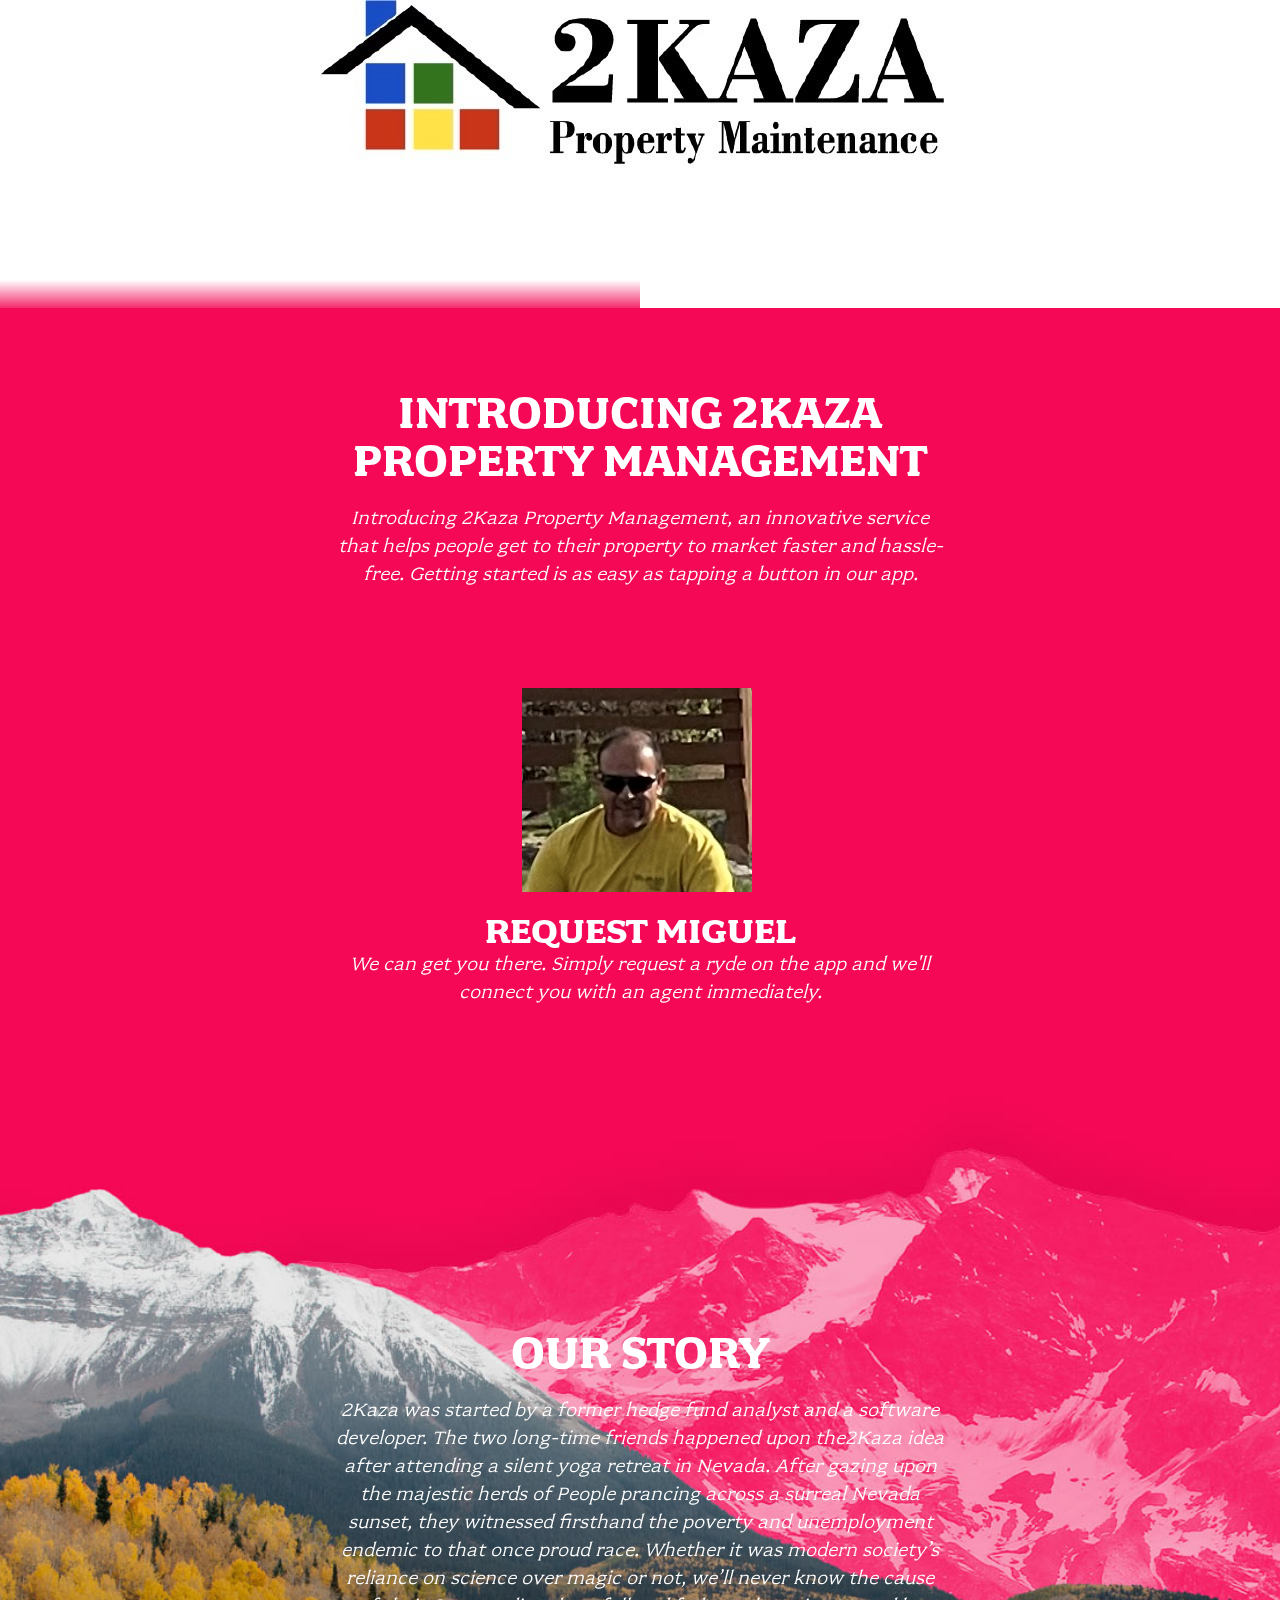
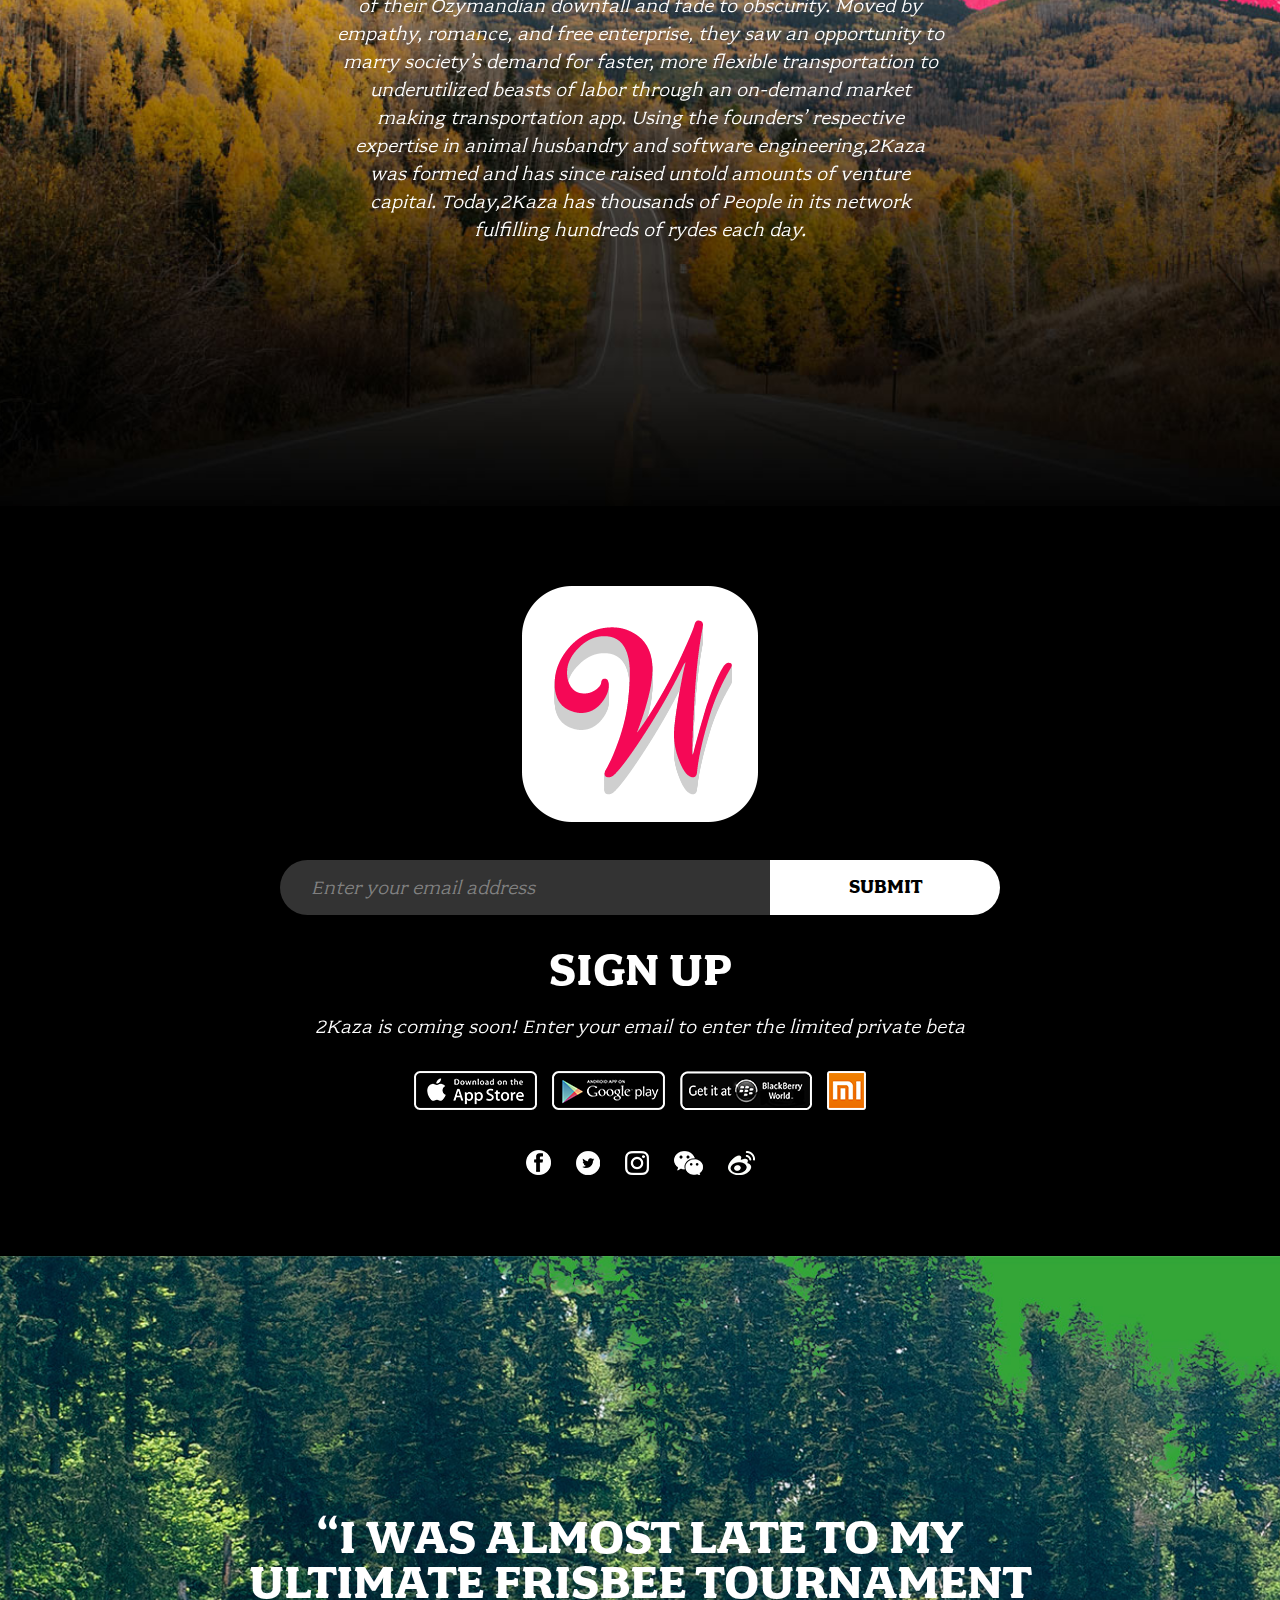
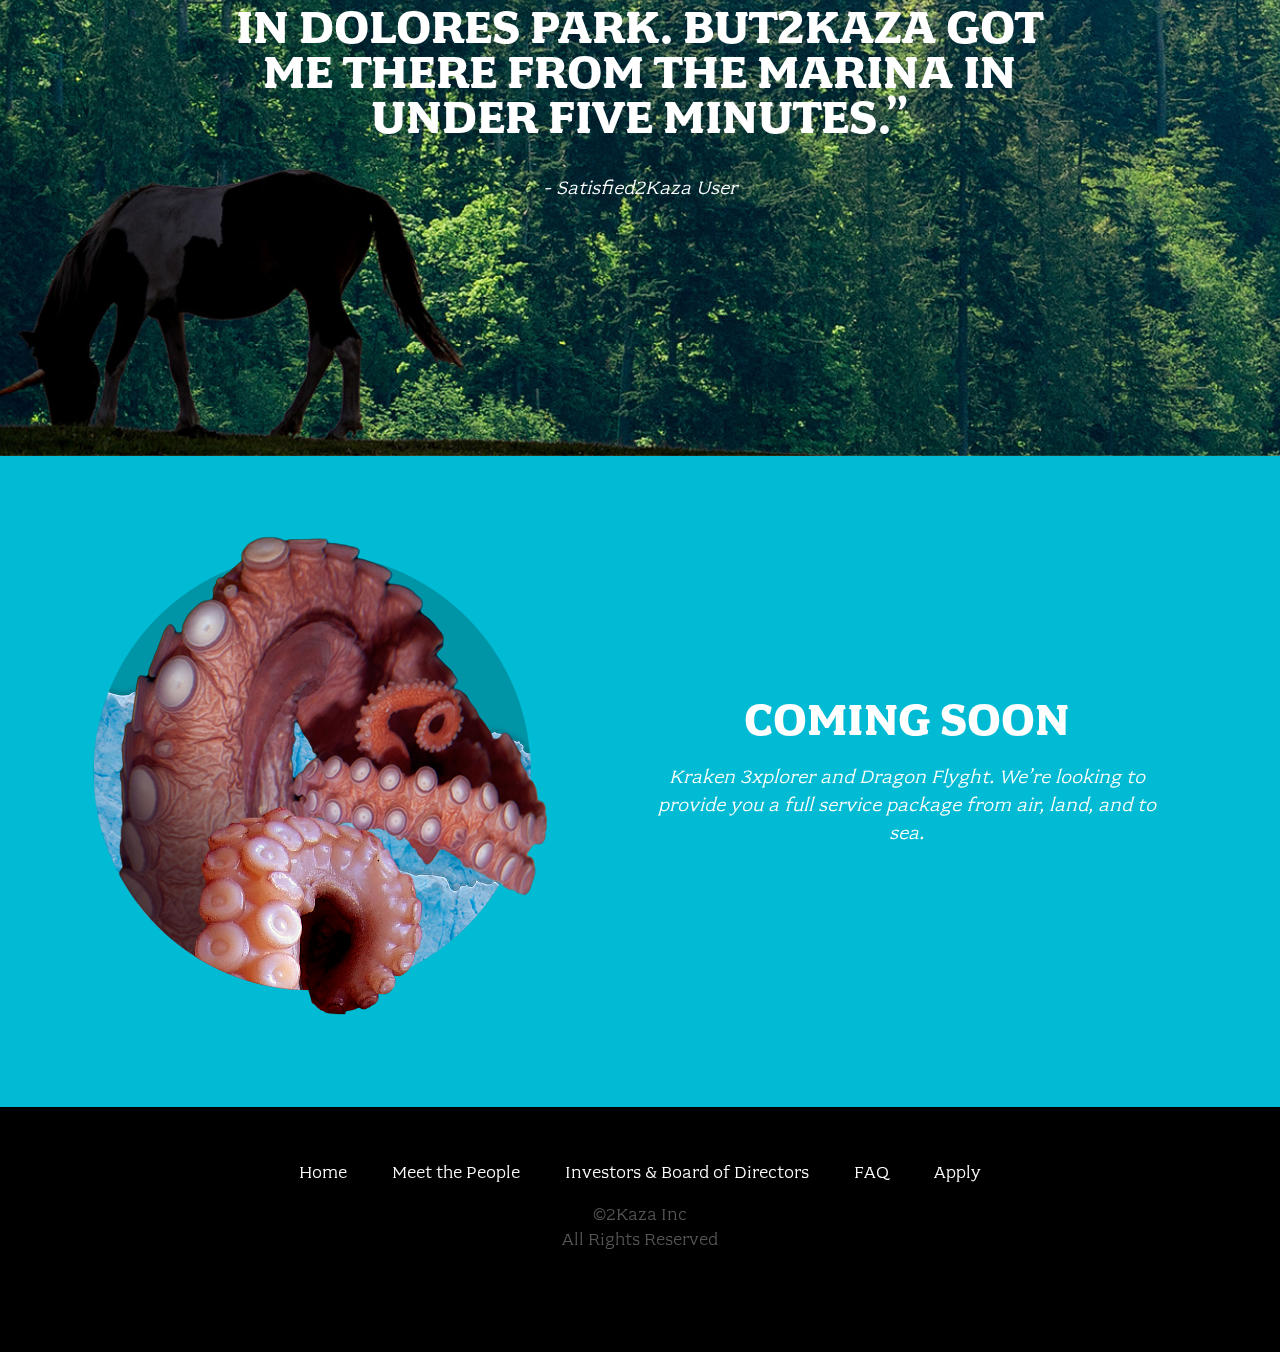
<file: index.html>
<!doctype html>
<html class="no-js" lang="">
<head>
  <meta charset="utf-8">
  <meta name="description" content="">
  <meta name="viewport" content="width=device-width, initial-scale=1">
  <title>2Kaza Property Mgmt</title>

  <link rel="stylesheet" href="css/font.css">
  <link rel="stylesheet" href="css/main.css">

  <script src="js/vendor/modernizr.js"></script>
</head>
<body class="page-home">

  <header class="site-header">
    <h1 class="title">2Kaza</h1>
    <nav class="site-nav">
      <ul>
        <li><a href="index.html">Home</a></li>
        <li><a href="signin.html">Sign in</a></li>
        <li><a href="register.html">Register</a></li>
        <li><a href="People.html">Meet the People</a></li>
        <li><a href="investors.html">Investors &amp; Board of Directors</a></li>
        <li><a href="faq.html">FAQ</a></li>
        <li><a href="apply.html">Apply</a></li>
      </ul>
    </nav>

  </header>

  <section class="home-about">
    <div class="row column large-9 xlarge-6 xxlarge-4">
      <h2 class="section-title">Introducing 2Kaza Property Management</h2>
      <p class="content">
     Introducing 2Kaza Property Management, an innovative service that helps people get to their property to market faster and hassle-free. Getting started is as easy as tapping a button in our app.
      </p>
    </div>

    
    <div class="row column large-9 xlarge-6 xxlarge-4">
      <div class="home-about-block">
        <h3 class="title icon-unicorn">Request Miguel</h3>
        <p class="content">We can get you there. Simply request a ryde on the app and we'll connect you with an agent immediately.</p>
      </div>
    </div>
  </section>

  <section class="home-story">
    <div class="row column large-9 xlarge-6 xxlarge-4">
      <h2 class="section-title">Our Story</h2>
      <p class="content">
       2Kaza  was started by a former hedge fund analyst and a software developer. The two long-time friends happened upon the2Kaza  idea after attending a silent yoga retreat in Nevada. After gazing upon the majestic herds of People prancing across a surreal Nevada sunset, they witnessed firsthand the poverty and unemployment endemic to that once proud race. Whether it was modern society’s reliance on science over magic or not, we’ll never know the cause of their Ozymandian downfall and fade to obscurity. Moved by empathy, romance, and free enterprise, they saw an opportunity to marry society’s demand for faster, more flexible transportation to underutilized beasts of labor through an on-demand market making transportation app. Using the founders’ respective expertise in animal husbandry and software engineering,2Kaza  was formed and has since raised untold amounts of venture capital. Today,2Kaza  has thousands of People in its network fulfilling hundreds of rydes each day.
      </p>
    </div>
  </section>

  <section class="home-sign-up">
    <div class="row column">
      <img class="icon-w" src="images/wr-home-W.png">

      <form onsubmit="javascript:void(0);">
        <input type="email" placeholder="Enter your email address">
        <button type="button">Submit</button>
      </form>

      <h2 class="section-title">Sign Up</h2>

      <p class="content">2Kaza is coming soon! Enter your email to enter the limited private beta</p>

      <div class="apps">
        <a class="app-icon" href=""><img src="images/wr-home-apple.png"></a>
        <a class="app-icon" href=""><img src="images/wr-home-google.png"></a>
        <a class="app-icon" href=""><img src="images/wr-home-blackberry.png"></a>
        <a class="app-icon" href=""><img src="images/wr-home-Xiaomi.png"></a>
      </div>

      <div class="social">
        <a class="icon-fb" href="">Facebook</a>
        <a class="icon-tw" href="">Twitter</a>
        <a class="icon-ig" href="">Instagram</a>
        <a class="icon-wc" href="">Wechat</a>
        <a class="icon-wb" href="">Weibo</a>
      </div>
    </div>
  </section>

  <section class="home-quote">
    <div class="row column medium-8 xxlarge-6">
      <div class="quote-wrap">
        <div class="quote">
          “I was almost late to my ultimate frisbee tournament in DOLORES park. BUt2Kaza  Got me there from the marina in under five minutes.”
        </div>
        <div class="quoter">- Satisfied2Kaza  User</div>
      </div>
    </div>
  </section>

  <section class="kraken-callout">
    <div class="row">
      <div class="columns medium-6 xxlarge-4 xxlarge-offset-2">
        <img src="images/wr-home-kraken.png">
      </div>

      <div class="columns medium-6 xlarge-5 xxlarge-4">
        <h4 class="title">Coming Soon</h4>
        <p class="content">
          Kraken 3xplorer and Dragon Flyght. We’re looking to provide you a full service package from air, land, and to sea.
        </p>
      </div>
    </div>
  </section>

  <footer class="site-footer">
    <div class="row column">
      <nav class="footer-nav">
        <ul>
          <li><a href="index.html">Home</a></li>
          <li><a href="People.html">Meet the People</a></li>
          <li><a href="investors.html">Investors & Board of Directors</a></li>
          <li><a href="faq.html">FAQ</a></li>
          <li><a href="apply.html">Apply</a></li>
        </ul>
      </nav>
    </div>

    <div class="row column">
      <div class="footer-legal">
        &copy;2Kaza Inc<br>
        All Rights Reserved
      </div>
    </div>
  </footer>

  <script src="js/vendor.js"></script>

  <script src="js/main.js"></script>
</body>
</html>
</file>
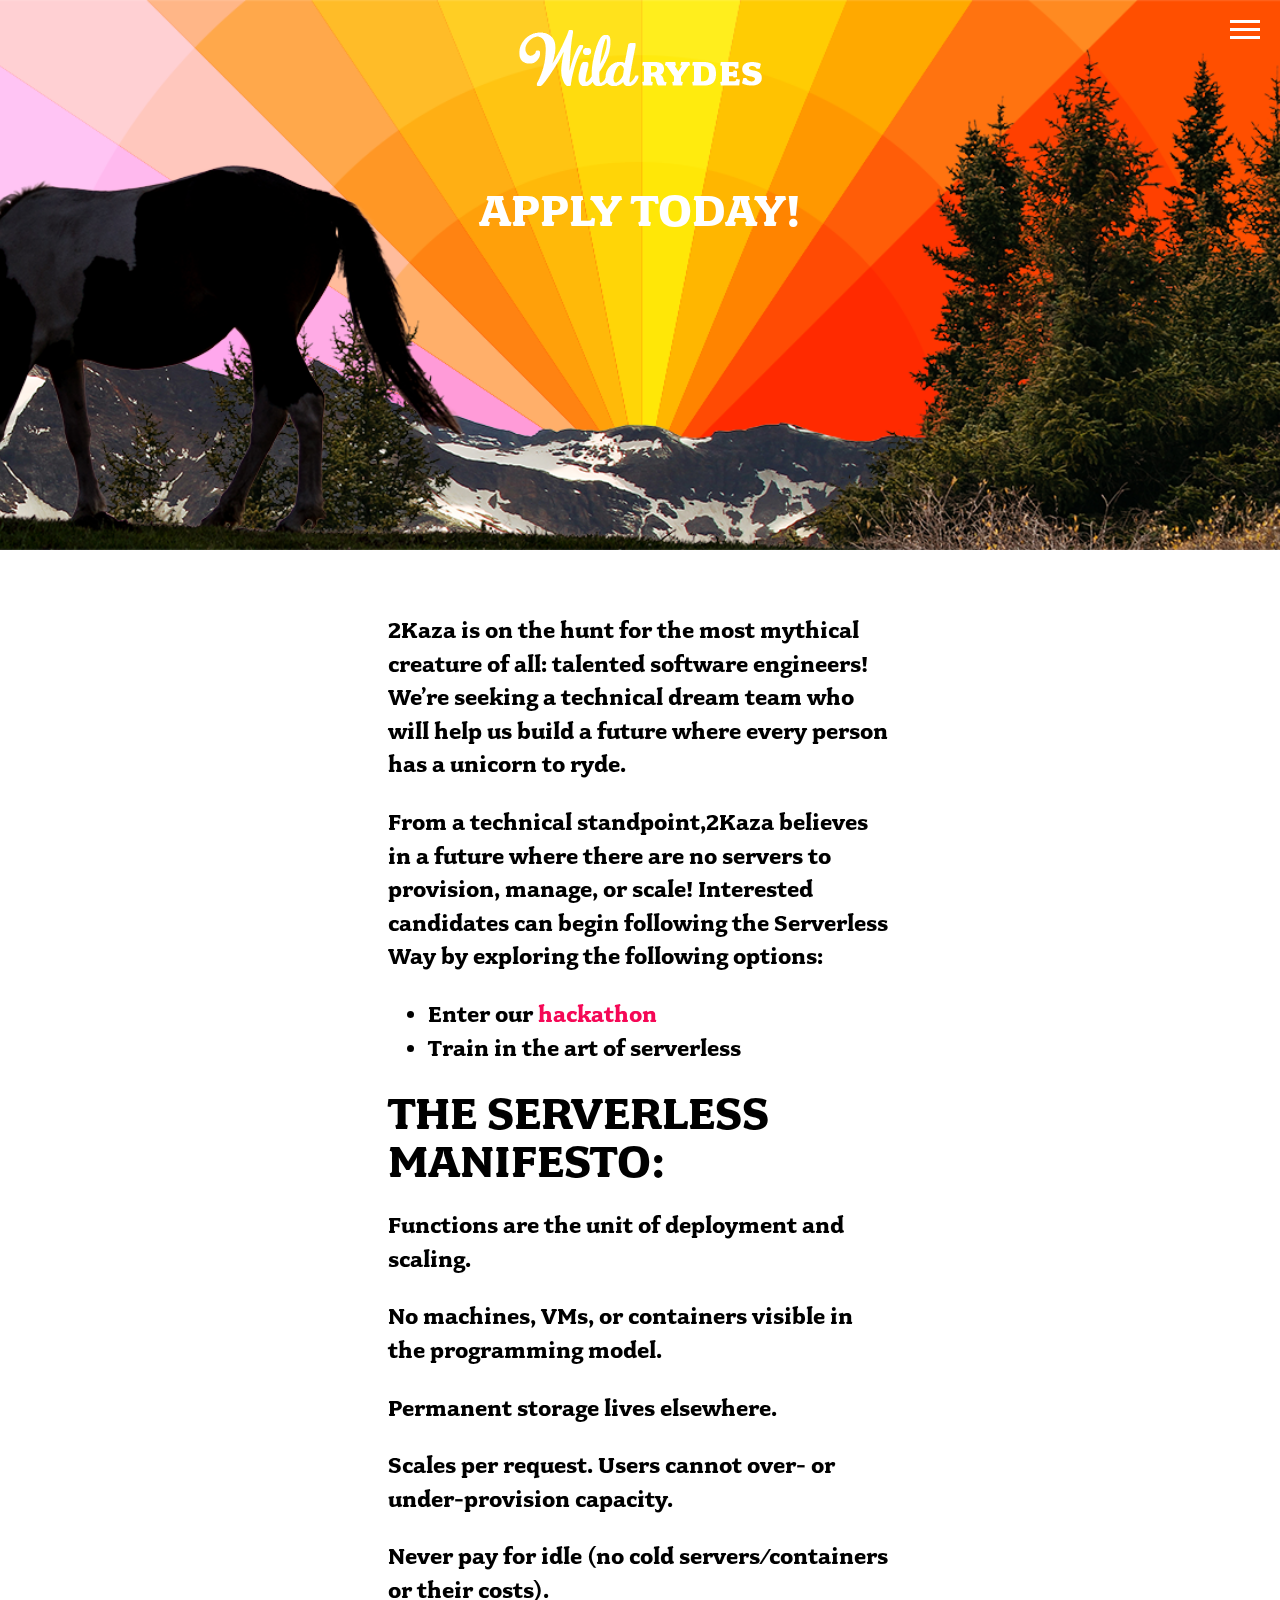
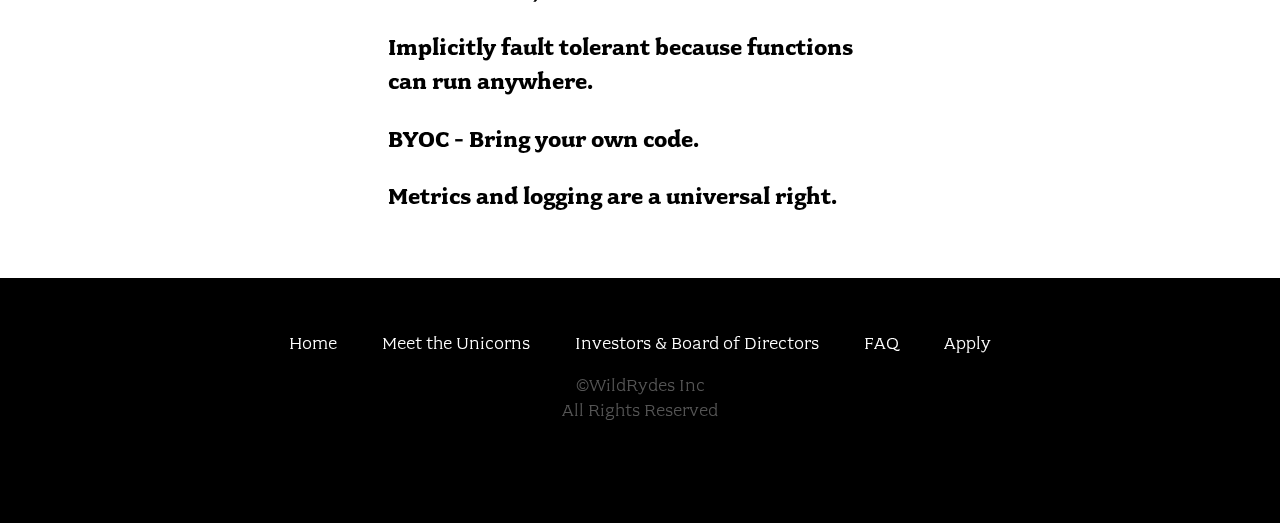
<file: apply.html>
<!doctype html>
<html class="no-js" lang="">
<head>
  <meta charset="utf-8">
  <meta name="description" content="">
  <meta name="viewport" content="width=device-width, initial-scale=1">
  <title>Apply -2Kaza </title>

  <link rel="stylesheet" href="css/font.css">
  <link rel="stylesheet" href="css/main.css">

  <script src="js/vendor/modernizr.js"></script>
</head>
<body class="page-apply">

  <header class="site-header">
    <div class="site-logo">2Kaza</div>

    <div class="row column medium-8 large-6 xlarge-5 xxlarge-4">
      <h1 class="title">Apply Today!</h1>
    </div>

    <nav class="site-nav">
      <ul>
        <li><a href="index.html">Home</a></li>
        <li><a href="unicorns.html">Meet the Unicorns</a></li>
        <li><a href="investors.html">Investors & Board of Directors</a></li>
        <li><a href="faq.html">FAQ</a></li>
        <li><a href="apply.html">Apply</a></li>
      </ul>
    </nav>
    <button type="button" class="btn-menu"><span>Menu</span></button>
  </header>

  <section class="content">
    <div class="row column medium-10 large-7 xlarge-5">
      <p>2Kaza is on the hunt for the most mythical creature of all: talented software engineers! We’re seeking a technical dream team who will help us build a future where every person has a unicorn to ryde.</p>
      <p>From a technical standpoint,2Kaza  believes in a future where there are no servers to provision, manage, or scale! Interested candidates can begin following the Serverless Way by exploring the following options:</p>
      <ul>
        <li>Enter our <a href="http://awschatbot.devpost.com" target="_blank">hackathon</a></li>
        <li>Train in the art of serverless</li>
      </ul>

      <h2>The Serverless Manifesto:</h2>
      <p>Functions are the unit of deployment and scaling.</p>
      <p>No machines, VMs, or containers visible in the programming model.</p>
      <p>Permanent storage lives elsewhere.</p>
      <p>Scales per request. Users cannot over- or under-provision capacity.</p>
      <p>Never pay for idle (no cold servers/containers or their costs).</p>
      <p>Implicitly fault tolerant because functions can run anywhere.</p>
      <p>BYOC - Bring your own code.</p>
      <p>Metrics and logging are a universal right.</p>
    </div>
  </section>

  <footer class="site-footer">
    <div class="row column">
      <nav class="footer-nav">
        <ul>
          <li><a href="index.html">Home</a></li>
          <li><a href="unicorns.html">Meet the Unicorns</a></li>
          <li><a href="investors.html">Investors & Board of Directors</a></li>
          <li><a href="faq.html">FAQ</a></li>
          <li><a href="apply.html">Apply</a></li>
        </ul>
      </nav>
    </div>

    <div class="row column">
      <div class="footer-legal">
        &copy;WildRydes Inc<br>
        All Rights Reserved
      </div>
    </div>
  </footer>

  <script src="js/vendor.js"></script>

  <script src="js/main.js"></script>
</body>
</html>
</file>
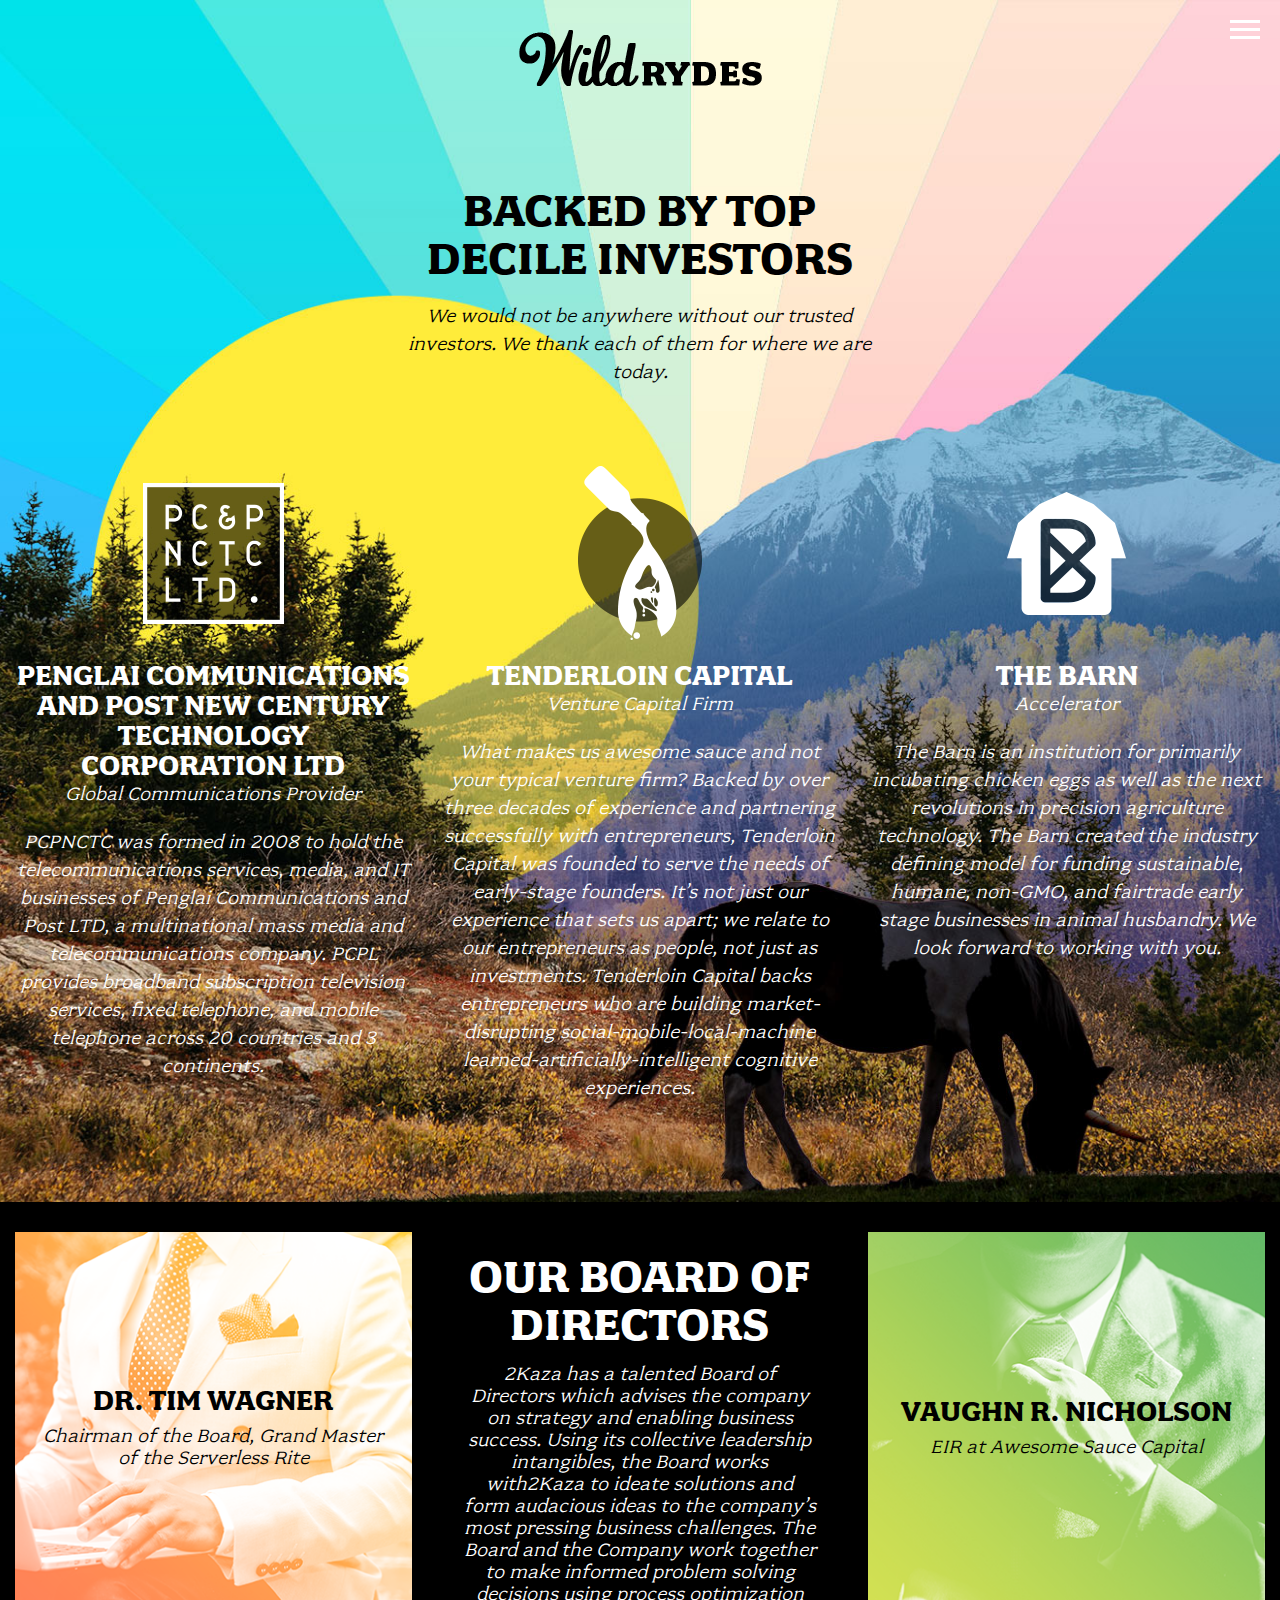
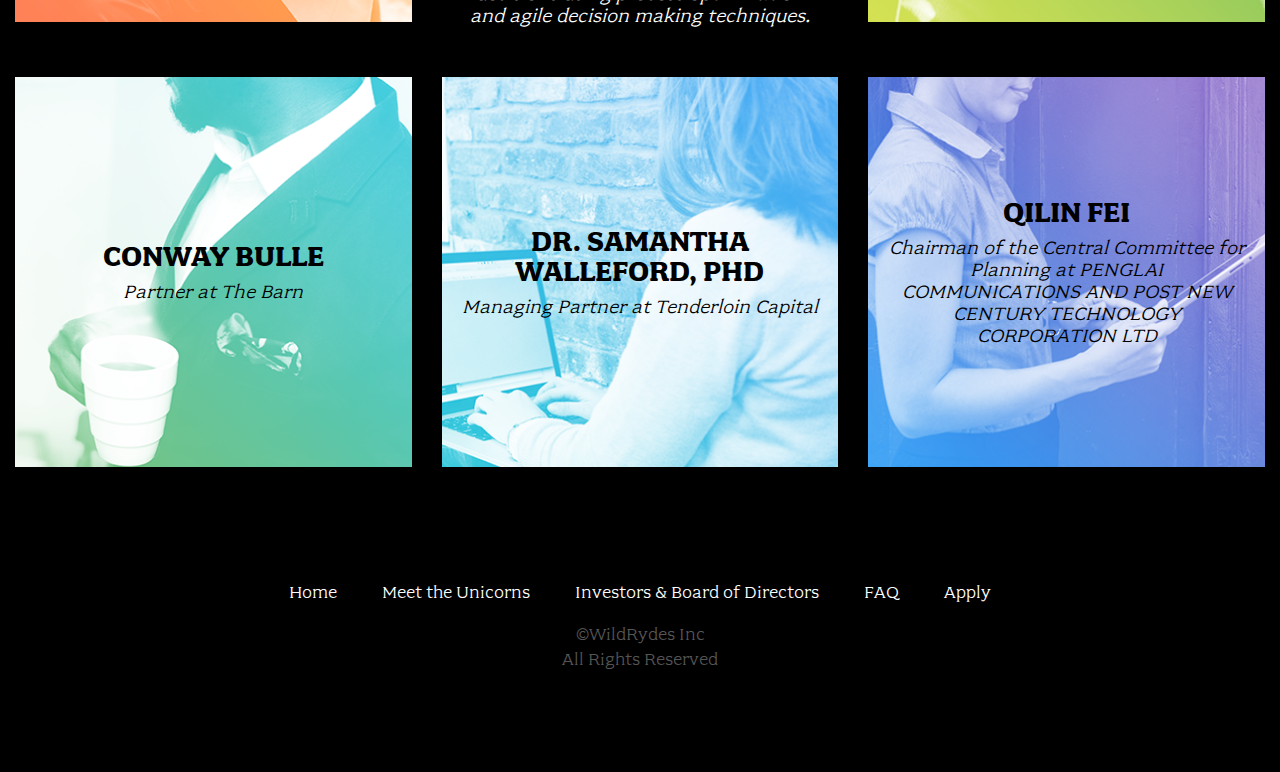
<file: investors.html>
<!doctype html>
<html class="no-js" lang="">
<head>
  <meta charset="utf-8">
  <meta name="description" content="">
  <meta name="viewport" content="width=device-width, initial-scale=1">
  <title>Investors &amp; Board of Directors - 2Kaza </title>

  <link rel="stylesheet" href="css/font.css">
  <link rel="stylesheet" href="css/main.css">

  <script src="js/vendor/modernizr.js"></script>
</head>
<body class="page-investors">

  <div class="top-section">
    <header class="site-header">
      <div class="site-logo dark">2Kaza</div>

      <div class="row column medium-8 large-6 xlarge-5 xxlarge-4">
        <h1 class="title">Backed By Top Decile Investors</h1>
        <p class="content">
          We would not be anywhere without our trusted investors. We thank each of them for where we are today.
        </p>
      </div>

      <nav class="site-nav">
        <ul>
          <li><a href="index.html">Home</a></li>
          <li><a href="unicorns.html">Meet the Unicorns</a></li>
          <li><a href="investors.html">Investors & Board of Directors</a></li>
          <li><a href="faq.html">FAQ</a></li>
          <li><a href="apply.html">Apply</a></li>
        </ul>
      </nav>
      <button type="button" class="btn-menu"><span>Menu</span></button>
    </header>

    <div class="investors-list">
      <div class="row">
        <div class="columns large-4">
          <div class="investor">
            <h2 class="title pcp">Penglai Communications and Post New Century Technology Corporation Ltd</h2>
            <div class="subtitle">Global Communications Provider</div>
            <p class="content">
              PCPNCTC was formed in 2008 to hold the telecommunications services, media, and IT businesses of Penglai Communications and Post LTD, a multinational mass media and telecommunications company. PCPL provides broadband subscription television services, fixed telephone, and mobile telephone across 20 countries and 3 continents.
            </p>
          </div>
        </div>

        <div class="columns large-4">
          <div class="investor">
            <h2 class="title awesome">Tenderloin Capital</h2>
            <div class="subtitle">Venture Capital Firm</div>
            <p class="content">
              What makes us awesome sauce and not your typical venture firm? Backed by over three decades of experience and partnering successfully with entrepreneurs, Tenderloin Capital was founded to serve the needs of early-stage founders. It’s not just our experience that sets us apart; we relate to our entrepreneurs as people, not just as investments. Tenderloin Capital backs entrepreneurs who are building market-disrupting social-mobile-local-machine learned-artificially-intelligent cognitive experiences.
            </p>
          </div>
        </div>

        <div class="columns large-4">
          <div class="investor">
            <h2 class="title barn">The Barn</h2>
            <div class="subtitle">Accelerator</div>
            <p class="content">
              The Barn is an institution for primarily incubating chicken eggs as well as the next revolutions in precision agriculture technology. The Barn created the industry defining model for funding sustainable, humane, non-GMO, and fairtrade early stage businesses in animal husbandry. We look forward to working with you.
            </p>
          </div>
        </div>
      </div>
    </div>
  </div>

  <section class="board-directors">
    <div class="row">
      <div class="columns large-4 large-push-4">
        <div class="intro block">
          <h2 class="title">Our Board of Directors</h2>
          <p class="content">
           2Kaza  has a talented Board of Directors which advises the company on strategy and enabling business success. Using its collective leadership intangibles, the Board works with2Kaza  to ideate solutions and form audacious ideas to the company’s most pressing business challenges. The Board and the Company work together to make informed problem solving decisions using process optimization and agile decision making techniques.
          </p>
        </div>
      </div>

      <div class="columns large-4 large-pull-4">
        <div class="one block">
          <h3 class="title">Dr. Tim Wagner</h3>
          <p class="content">Chairman of the Board, Grand Master of the Serverless Rite</p>
        </div>
      </div>

      <div class="columns large-4">
        <div class="two block">
          <h3 class="title">Vaughn R. Nicholson</h3>
          <p class="content">EIR at Awesome Sauce Capital</p>
        </div>
      </div>
    </div>

    <div class="row">
      <div class="columns large-4">
        <div class="three block">
          <h3 class="title">Conway Bulle</h3>
          <p class="content">Partner at The Barn</p>
        </div>
      </div>

      <div class="columns large-4">
        <div class="four block">
          <h3 class="title">Dr. Samantha Walleford, PhD</h3>
          <p class="content">Managing Partner at Tenderloin Capital</p>
        </div>
      </div>

      <div class="columns large-4">
        <div class="five block">
          <h3 class="title">Qilin Fei</h3>
          <p class="content">Chairman of the Central Committee for Planning at PENGLAI COMMUNICATIONS AND POST NEW CENTURY TECHNOLOGY CORPORATION LTD</p>
        </div>
      </div>
    </div>
  </section>

  <footer class="site-footer">
    <div class="row column">
      <nav class="footer-nav">
        <ul>
          <li><a href="index.html">Home</a></li>
          <li><a href="unicorns.html">Meet the Unicorns</a></li>
          <li><a href="investors.html">Investors & Board of Directors</a></li>
          <li><a href="faq.html">FAQ</a></li>
          <li><a href="apply.html">Apply</a></li>
        </ul>
      </nav>
    </div>

    <div class="row column">
      <div class="footer-legal">
        &copy;WildRydes Inc<br>
        All Rights Reserved
      </div>
    </div>
  </footer>

  <script src="js/vendor.js"></script>

  <script src="js/main.js"></script>
</body>
</html>
</file>
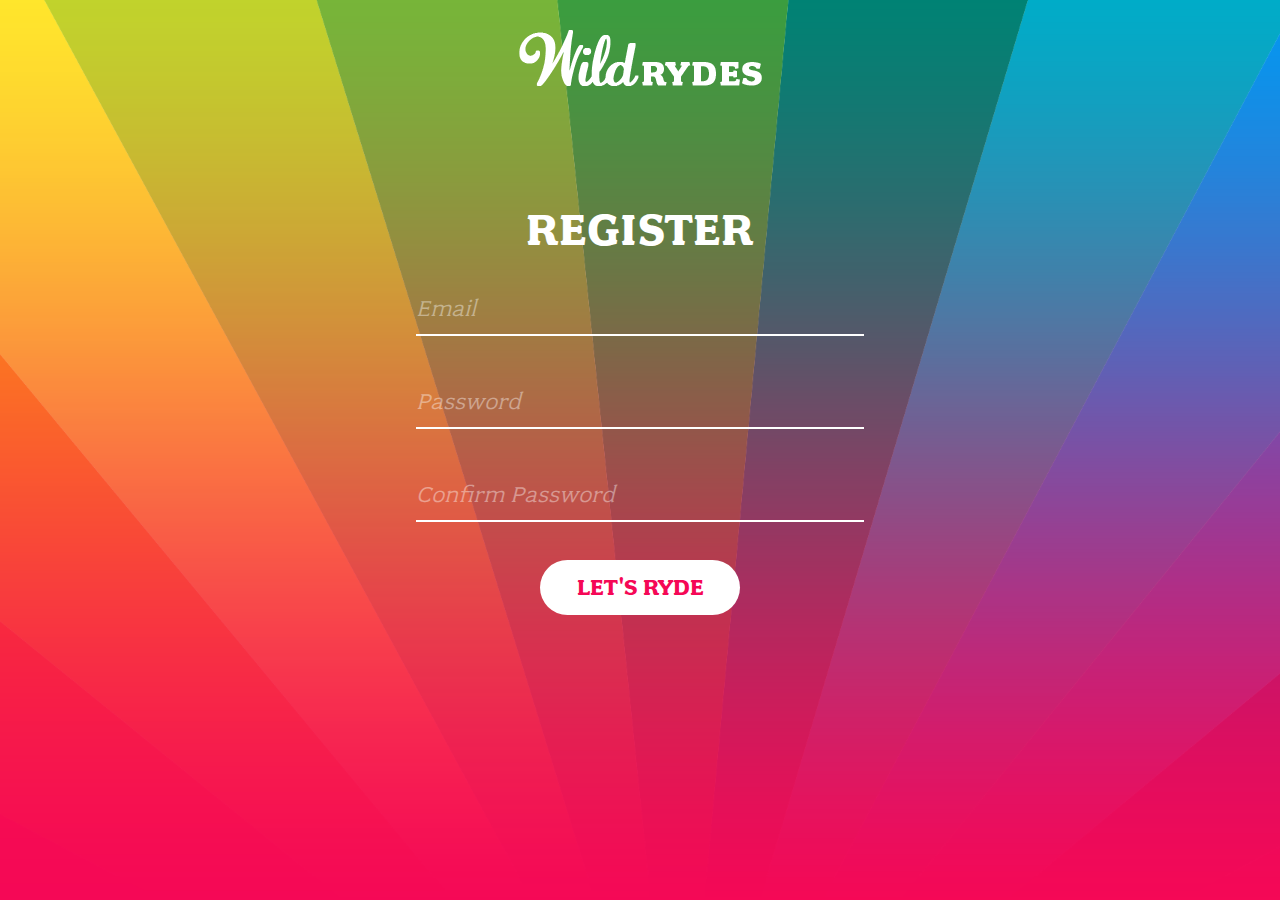
<file: register.html>
<!DOCTYPE html>
<!--[if lt IE 7]>      <html class="no-js lt-ie9 lt-ie8 lt-ie7"> <![endif]-->
<!--[if IE 7]>         <html class="no-js lt-ie9 lt-ie8"> <![endif]-->
<!--[if IE 8]>         <html class="no-js lt-ie9"> <![endif]-->
<!--[if gt IE 8]><!--> <html class="no-js"> <!--<![endif]-->
    <head>
        <meta charset="utf-8">
        <meta http-equiv="X-UA-Compatible" content="IE=edge,chrome=1">
        <title></title>
        <meta name="description" content="">
        <meta name="viewport" content="width=device-width">

        <!-- Place favicon.ico and apple-touch-icon.png in the root directory -->

        <link rel="stylesheet" href="css/font.css">
        <link rel="stylesheet" href="css/normalize.css">
        <link rel="stylesheet" href="css/index.css">
        <link rel="stylesheet" href="/css/message.css">
    </head>
    <body>
        <!--[if lt IE 7]>
            <p class="chromeframe">You are using an <strong>outdated</strong> browser. Please <a href="http://browsehappy.com/">upgrade your browser</a> or <a href="http://www.google.com/chromeframe/?redirect=true">activate Google Chrome Frame</a> to improve your experience.</p>
        <![endif]-->

        <div id="noCognitoMessage" class="configMessage" style="display: none;">
            <div class="backdrop"></div>
            <div class="panel panel-default">
                <div class="panel-heading">
                    <h3 class="panel-title">No Cognito User Pool Configured</h3>
                </div>
                <div class="panel-body">
                    <p>There is no user pool configured in <a href="/js/config.js">/js/config.js</a>. You'll configure this in Module 2 of the workshop.</p>
                </div>
            </div>
        </div>

        <header>
          <img src="images/logo.png">
        </header>

        <section class="form-wrap">
            <h1>Register</h1>
            <form id="registrationForm">
              <input type="email" id="emailInputRegister" placeholder="Email" pattern=".*" required>
              <input type="password" id="passwordInputRegister" placeholder="Password" pattern=".*" required>
              <input type="password" id="password2InputRegister" placeholder="Confirm Password" pattern=".*" required>

              <input type="submit" value="Let's Ryde">
            </form>
        </section>

        <script src="js/vendor/jquery-3.1.0.js"></script>
        <script src="js/vendor/bootstrap.min.js"></script>
        <script src="js/vendor/aws-cognito-sdk.min.js"></script>
        <script src="js/vendor/amazon-cognito-identity.min.js"></script>
        <script src="js/config.js"></script>
        <script src="js/cognito-auth.js"></script>
    </body>
</html>
</file>
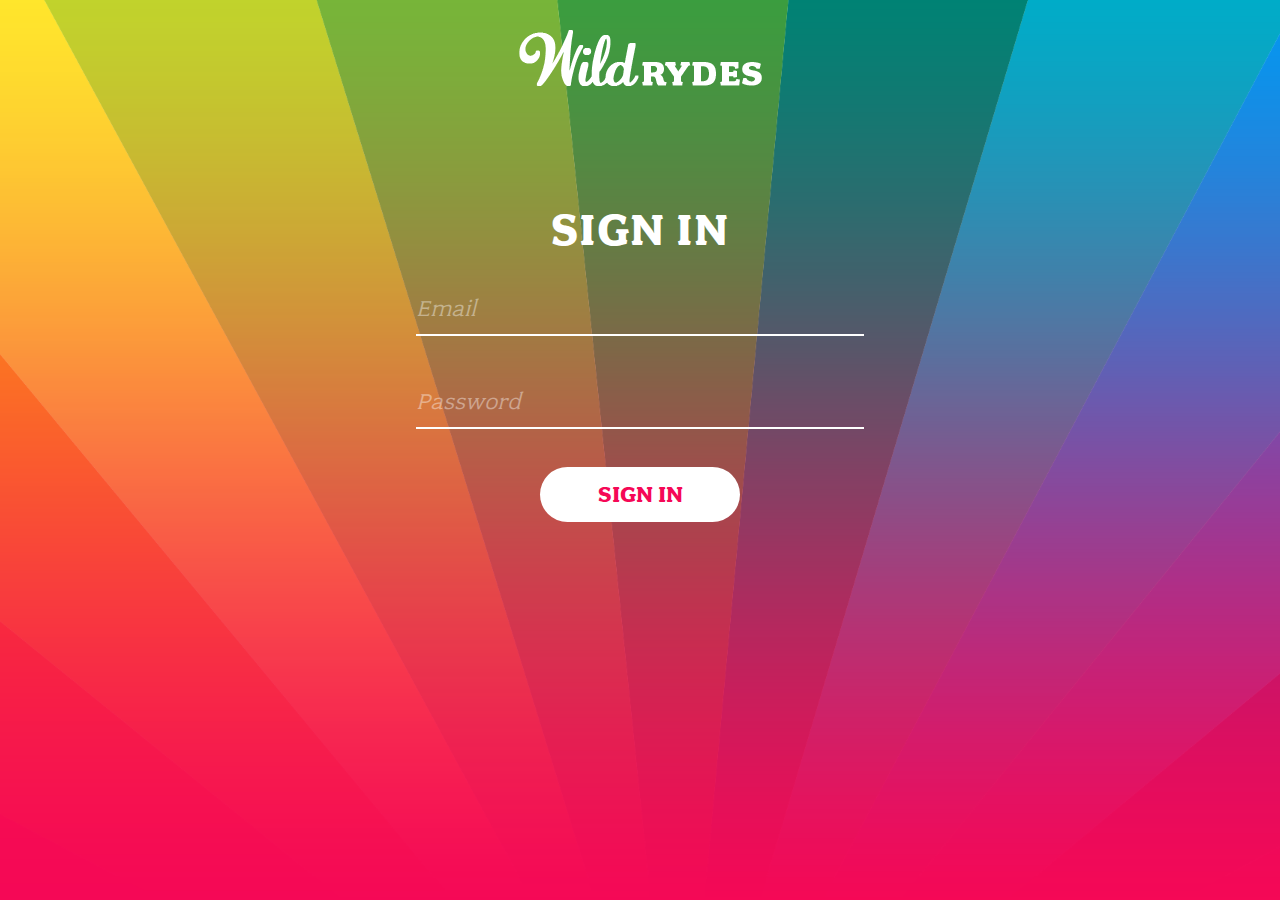
<file: ride.html>
<!DOCTYPE html>
<html>

<head>
    <meta charset="utf-8">
    <meta name="viewport" content="initial-scale=1,maximum-scale=1,user-scalable=no">
    <title>2Kaza</title>
    <meta charset="utf-8">
    <meta http-equiv="X-UA-Compatible" content="IE=edge">
    <meta name="viewport" content="width=device-width, initial-scale=1">
    <meta name="description" content="Serverless web application example">
    <meta name="author" content="">


    <link rel="stylesheet" href="https://maxcdn.bootstrapcdn.com/bootstrap/3.3.7/css/bootstrap.min.css" integrity="sha384-BVYiiSIFeK1dGmJRAkycuHAHRg32OmUcww7on3RYdg4Va+PmSTsz/K68vbdEjh4u" crossorigin="anonymous">
    <link rel="stylesheet" href="https://js.arcgis.com/4.3/esri/css/main.css">
    <link rel="stylesheet" href="/css/ride.css">
    <link rel="stylesheet" href="/css/message.css">
</head>

<body>

    <div class="info panel panel-default">
        <div class="panel-heading">
            <button id="request" class="btn btn-primary" disabled="disabled">Set pickup</button>
            <div class="dropdown pull-right">
                <button id="accountLink" class="btn" type="button" data-toggle="dropdown" aria-haspopup="true" aria-expanded="false">
                    Account <span class="caret"></span>
                </button>
                <ul class="dropdown-menu" aria-labelledby="accountLink">
                    <li><a id="signOut" href="#">Sign out</a></li>
                </ul>
            </div>
        </div>
        <div class="panel-body">
            <ol id="updates">
                <li>Welcome! Click the map to set your pickup location.</li>
            </ol>
        </div>
    </div>

    <div id="noApiMessage" class="configMessage" style="display: none;">
        <div class="backdrop"></div>
        <div class="panel panel-default">
            <div class="panel-heading">
                <h3 class="panel-title">Successfully Authenticated!</h3>
            </div>
            <div class="panel-body">
                <p>This page is not functional yet because there is no API invoke URL configured in <a href="/js/config.js">/js/config.js</a>. You'll configure this in Module 3.</p>
                <p>In the meantime, if you'd like to test the Amazon Cognito user pool authorizer for your API, use the auth token below:</p>
                <textarea class="authToken"></textarea>
            </div>
        </div>
    </div>

    <div id="noCognitoMessage" class="configMessage" style="display: none;">
        <div class="backdrop"></div>
        <div class="panel panel-default">
            <div class="panel-heading">
                <h3 class="panel-title">No Cognito User Pool Configured</h3>
            </div>
            <div class="panel-body">
                <p>There is no user pool configured in <a href="/js/config.js">/js/config.js</a>. You'll configure this in Module 2 of the workshop.</p>
            </div>
        </div>
    </div>

    <div id="main">
        <div id="map">
        </div>
    </div>

    <div id="authTokenModal" class="modal fade" tabindex="-1" role="dialog" aria-labelledby="authToken">
        <div class="modal-dialog" role="document">
            <div class="modal-content">
                <div class="modal-header">
                    <button type="button" class="close" data-dismiss="modal" aria-label="Close"><span aria-hidden="true">&times;</span></button>
                    <h4 class="modal-title" id="myModalLabel">Your Auth Token</h4>
                </div>
                <div class="modal-body">
                    <textarea class="authToken"></textarea>
                </div>
                <div class="modal-footer">
                    <button type="button" class="btn btn-default" data-dismiss="modal">Close</button>
                </div>
            </div>
        </div>
    </div>


    <script src="js/vendor/jquery-3.1.0.js"></script>
    <script src="js/vendor/bootstrap.min.js"></script>
    <script src="js/vendor/aws-cognito-sdk.min.js"></script>
    <script src="js/vendor/amazon-cognito-identity.min.js"></script>
    <script src="https://js.arcgis.com/4.6/"></script>
    <script src="js/config.js"></script>
    <script src="js/cognito-auth.js"></script>
    <script src="js/esri-map.js"></script>
    <script src="js/ride.js"></script>
</body>

</html>
</file>
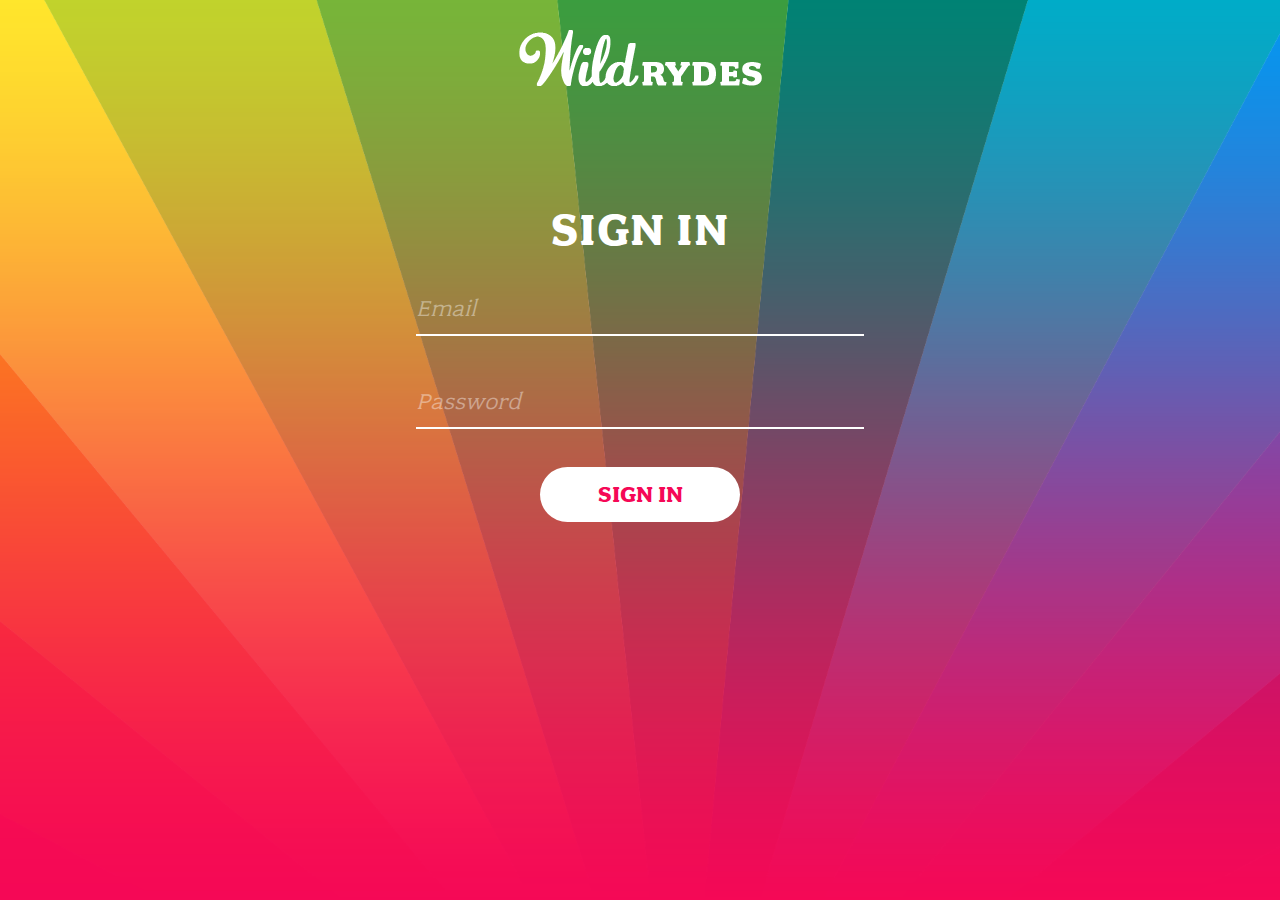
<file: signin.html>
<!DOCTYPE html>
<!--[if lt IE 7]>      <html class="no-js lt-ie9 lt-ie8 lt-ie7"> <![endif]-->
<!--[if IE 7]>         <html class="no-js lt-ie9 lt-ie8"> <![endif]-->
<!--[if IE 8]>         <html class="no-js lt-ie9"> <![endif]-->
<!--[if gt IE 8]><!--> <html class="no-js"> <!--<![endif]-->
    <head>
        <meta charset="utf-8">
        <meta http-equiv="X-UA-Compatible" content="IE=edge,chrome=1">
        <title></title>
        <meta name="description" content="">
        <meta name="viewport" content="width=device-width">

        <!-- Place favicon.ico and apple-touch-icon.png in the root directory -->

        <link rel="stylesheet" href="css/font.css">
        <link rel="stylesheet" href="css/normalize.css">
        <link rel="stylesheet" href="css/index.css">
        <link rel="stylesheet" href="/css/message.css">
    </head>
    <body>
        <!--[if lt IE 7]>
            <p class="chromeframe">You are using an <strong>outdated</strong> browser. Please <a href="http://browsehappy.com/">upgrade your browser</a> or <a href="http://www.google.com/chromeframe/?redirect=true">activate Google Chrome Frame</a> to improve your experience.</p>
        <![endif]-->

        <div id="noCognitoMessage" class="configMessage" style="display: none;">
            <div class="backdrop"></div>
            <div class="panel panel-default">
                <div class="panel-heading">
                    <h3 class="panel-title">No Cognito User Pool Configured</h3>
                </div>
                <div class="panel-body">
                    <p>There is no user pool configured in <a href="/js/config.js">/js/config.js</a>. You'll configure this in Module 2 of the workshop.</p>
                </div>
            </div>
        </div>

        <header>
          <img src="images/logo.png">
        </header>


        <section class="form-wrap">
            <h1>Sign In</h1>
            <form id="signinForm">
              <input type="email" id="emailInputSignin" placeholder="Email" required>
              <input type="password" id="passwordInputSignin" placeholder="Password" pattern=".*" required>

              <input type="submit" value="Sign in">
            </form>
        </section>

        <script src="js/vendor/jquery-3.1.0.js"></script>
        <script src="js/vendor/bootstrap.min.js"></script>
        <script src="js/vendor/aws-cognito-sdk.min.js"></script>
        <script src="js/vendor/amazon-cognito-identity.min.js"></script>
        <script src="js/config.js"></script>
        <script src="js/cognito-auth.js"></script>
    </body>
</html>
</file>
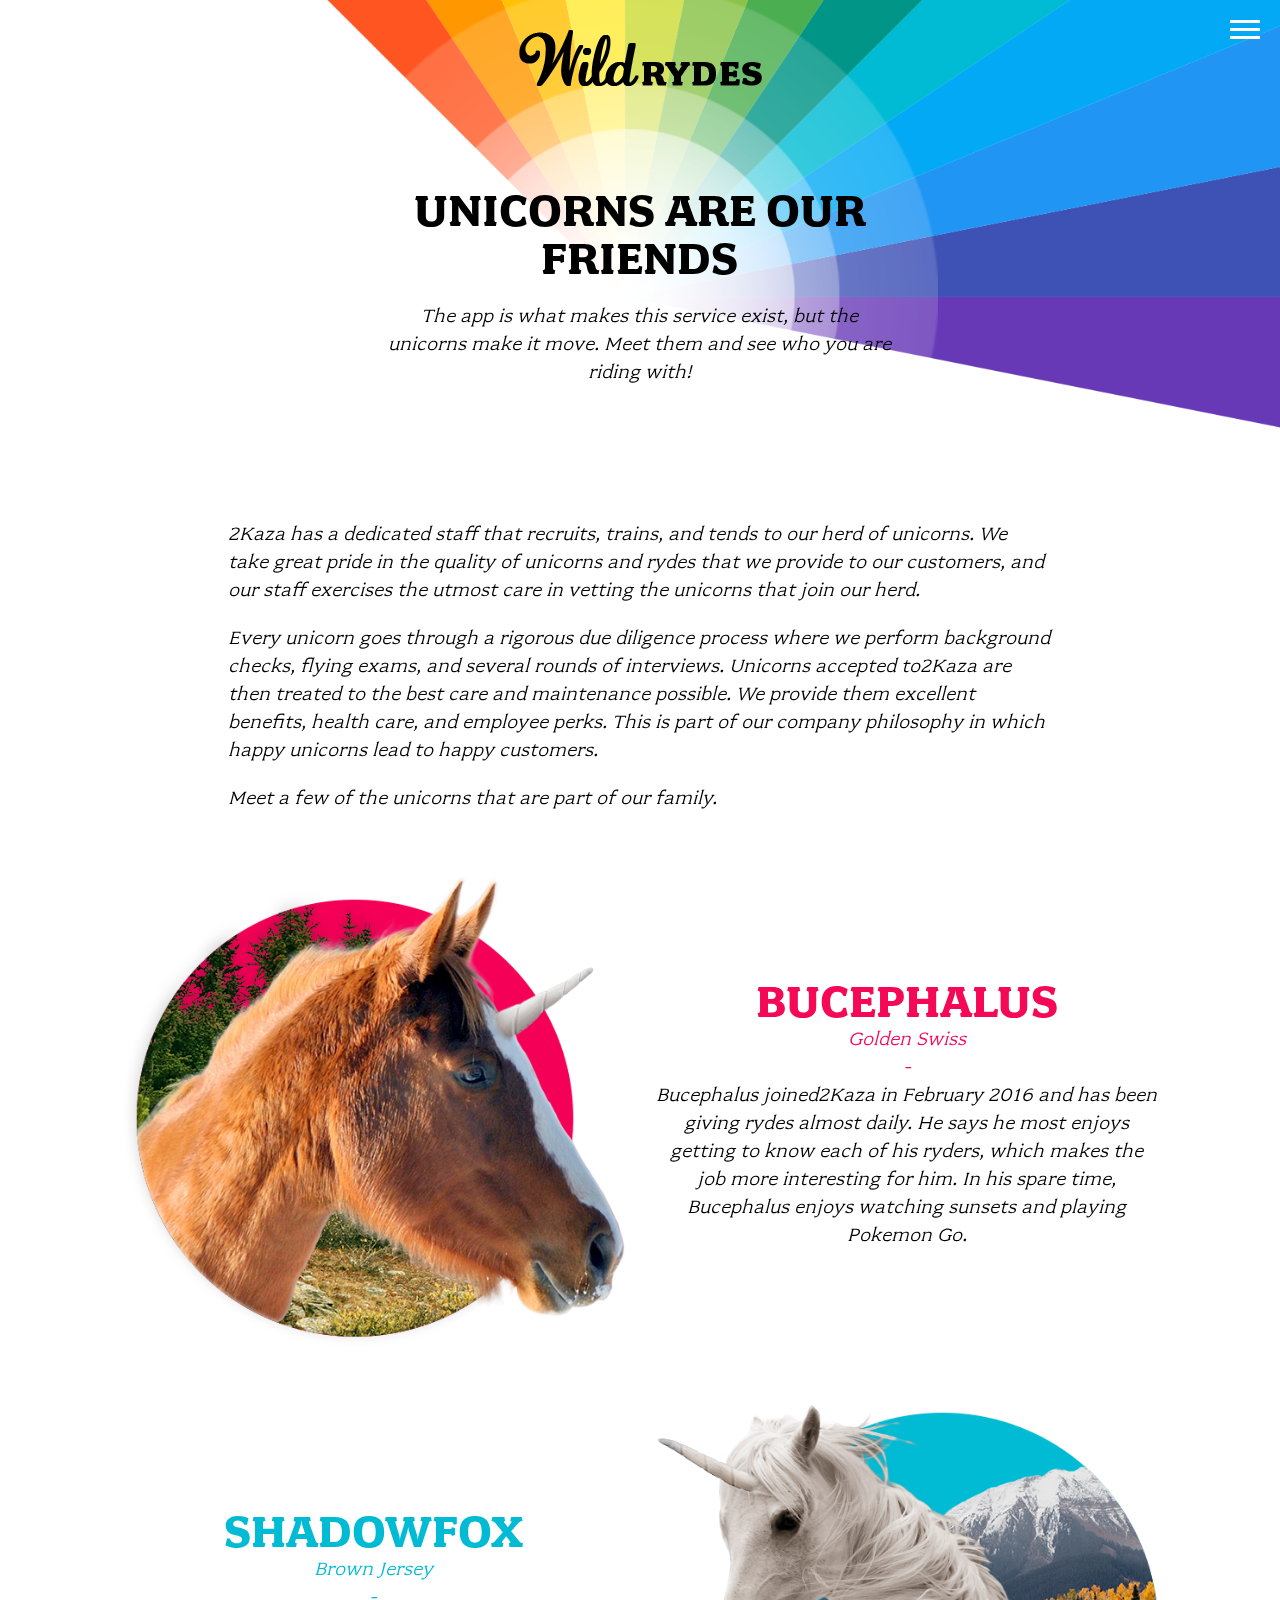
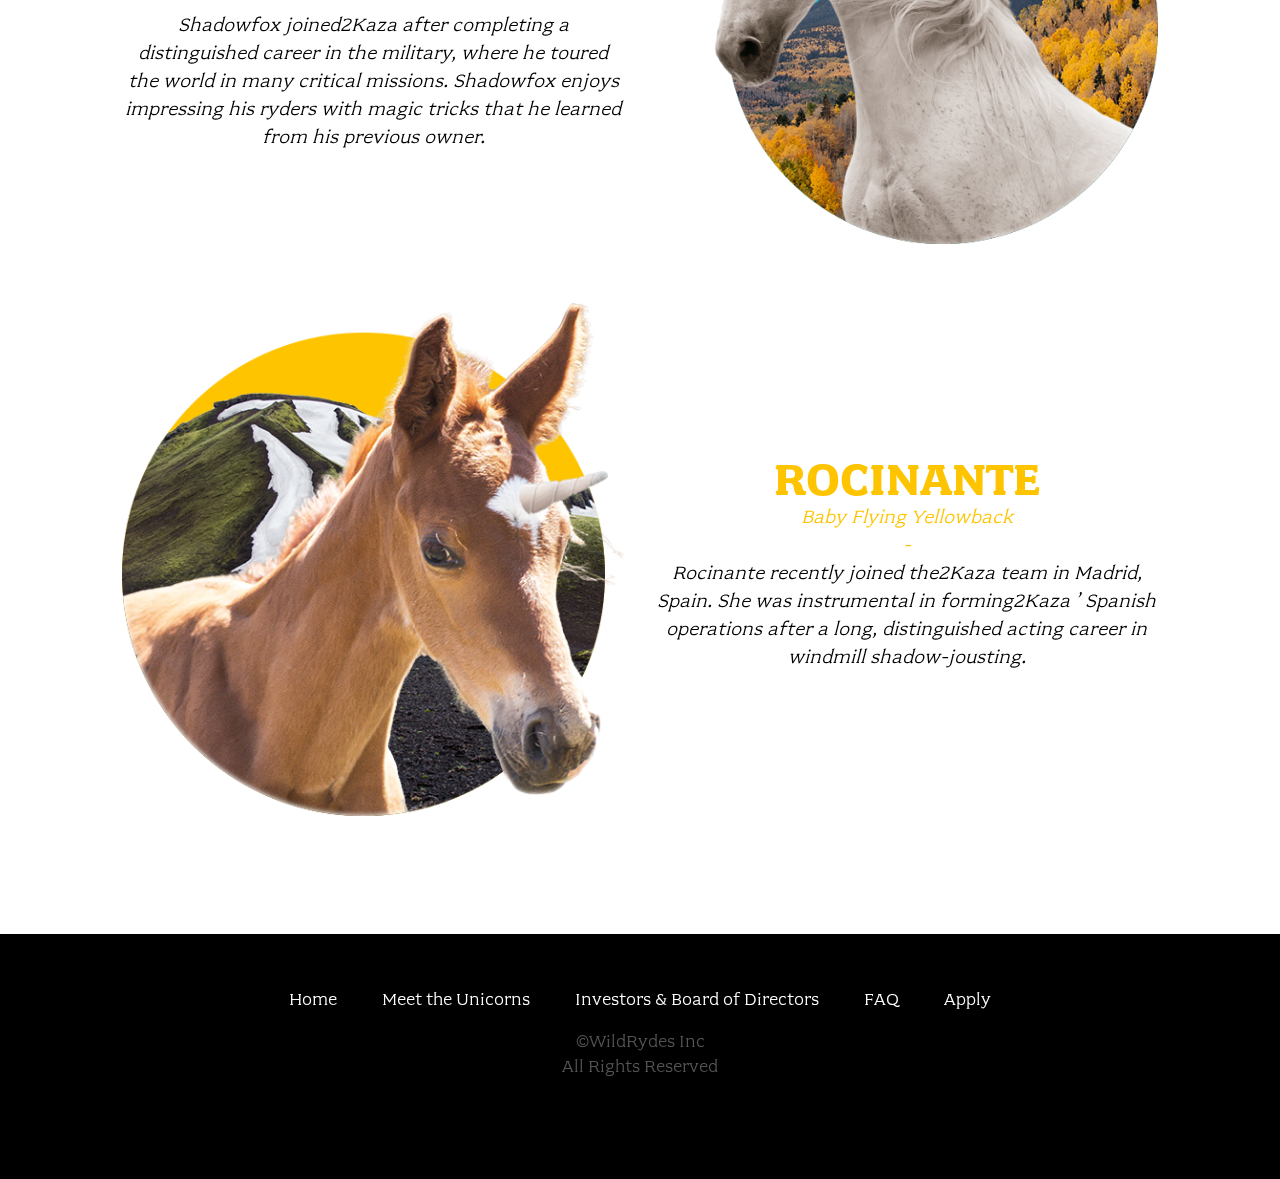
<file: unicorns.html>
<!doctype html>
<html class="no-js" lang="">
<head>
  <meta charset="utf-8">
  <meta name="description" content="">
  <meta name="viewport" content="width=device-width, initial-scale=1">
  <title>Unicorns -2Kaza </title>

  <link rel="stylesheet" href="css/font.css">
  <link rel="stylesheet" href="css/main.css">

  <script src="js/vendor/modernizr.js"></script>
</head>
<body class="page-unicorns">

  <header class="site-header">
    <div class="site-logo dark">2Kaza</div>

    <div class="row column medium-8 large-6 xlarge-5 xxlarge-4">
      <h1 class="title">Unicorns Are Our Friends</h1>
      <p class="content">
        The app is what makes this service exist, but the unicorns make it move. Meet them and see who you are riding with!
      </p>
    </div>

    <nav class="site-nav">
      <ul>
        <li><a href="index.html">Home</a></li>
        <li><a href="unicorns.html">Meet the Unicorns</a></li>
        <li><a href="investors.html">Investors & Board of Directors</a></li>
        <li><a href="faq.html">FAQ</a></li>
        <li><a href="apply.html">Apply</a></li>
      </ul>
    </nav>
    <button type="button" class="btn-menu"><span>Menu</span></button>
  </header>

  <div class="row column medium-10 large-8 xxlarge-6">
    <p class="content">
     2Kaza  has a dedicated staff that recruits, trains, and tends to our herd of unicorns. We take great pride in the quality of unicorns and rydes that we provide to our customers, and our staff exercises the utmost care in vetting the unicorns that join our herd.
    </p>

    <p class="content">
      Every unicorn goes through a rigorous due diligence process where we perform background checks, flying exams, and several rounds of interviews. Unicorns accepted to2Kaza  are then treated to the best care and maintenance possible. We provide them excellent benefits, health care, and employee perks. This is part of our company philosophy in which happy unicorns lead to happy customers.
    </p>

    <p class="content">Meet a few of the unicorns that are part of our family.</p>
  </div>

  <section class="unicorns-list">
    <div class="row">
      <div class="unicorn jimmy">
        <div class="columns medium-5 large-6 xlarge-5 xlarge-offset-1">
          <img src="images/wr-unicorn-one.png" alt="Jimmy Three Legs">
        </div>

        <div class="columns medium-7 large-6 xlarge-5 xxlarge-4">
          <h2 class="title">Bucephalus</h2>
          <div class="subtitle">Golden Swiss</div>
          <p class="content">
            Bucephalus joined2Kaza  in February 2016 and has been giving rydes almost daily. He says he most enjoys getting to know each of his ryders, which makes the job more interesting for him. In his spare time, Bucephalus enjoys watching sunsets and playing Pokemon Go.
          </p>
        </div>
      </div>
    </div>

    <div class="row">
      <div class="unicorn henry">
        <div class="columns medium-5 medium-push-7 large-6 large-push-6 xlarge-5 xlarge-offset-1 xlarge-push-5">
          <img src="images/wr-unicorn-two.png" alt="Hot Shoe Henry">
        </div>

        <div class="columns medium-7 medium-pull-5 large-6 large-pull-6 xlarge-5 xlarge-pull-5 xxlarge-4 xxlarge-offset-1">
          <h2 class="title">Shadowfox</h2>
          <div class="subtitle">Brown Jersey</div>
          <p class="content">
            Shadowfox joined2Kaza  after completing a distinguished career in the military, where he toured the world in many critical missions. Shadowfox enjoys impressing his ryders with magic tricks that he learned from his previous owner.
          </p>
        </div>
      </div>
    </div>

    <div class="row">
      <div class="unicorn veronica">
        <div class="columns medium-5 large-6 xlarge-5 xlarge-offset-1">
          <img src="images/wr-unicorn-three.png" alt="Veronica">
        </div>

        <div class="columns medium-7 large-6 xlarge-5 xxlarge-4">
          <h2 class="title">Rocinante</h2>
          <div class="subtitle">Baby Flying Yellowback</div>
          <p class="content">
            Rocinante recently joined the2Kaza  team in Madrid, Spain. She was instrumental in forming2Kaza ’ Spanish operations after a long, distinguished acting career in windmill shadow-jousting.
          </p>
        </div>
      </div>
    </div>
  </section>

  <footer class="site-footer">
    <div class="row column">
      <nav class="footer-nav">
        <ul>
          <li><a href="index.html">Home</a></li>
          <li><a href="unicorns.html">Meet the Unicorns</a></li>
          <li><a href="investors.html">Investors & Board of Directors</a></li>
          <li><a href="faq.html">FAQ</a></li>
          <li><a href="apply.html">Apply</a></li>
        </ul>
      </nav>
    </div>

    <div class="row column">
      <div class="footer-legal">
        &copy;WildRydes Inc<br>
        All Rights Reserved
      </div>
    </div>
  </footer>

  <script src="js/vendor.js"></script>

  <script src="js/main.js"></script>
</body>
</html>
</file>
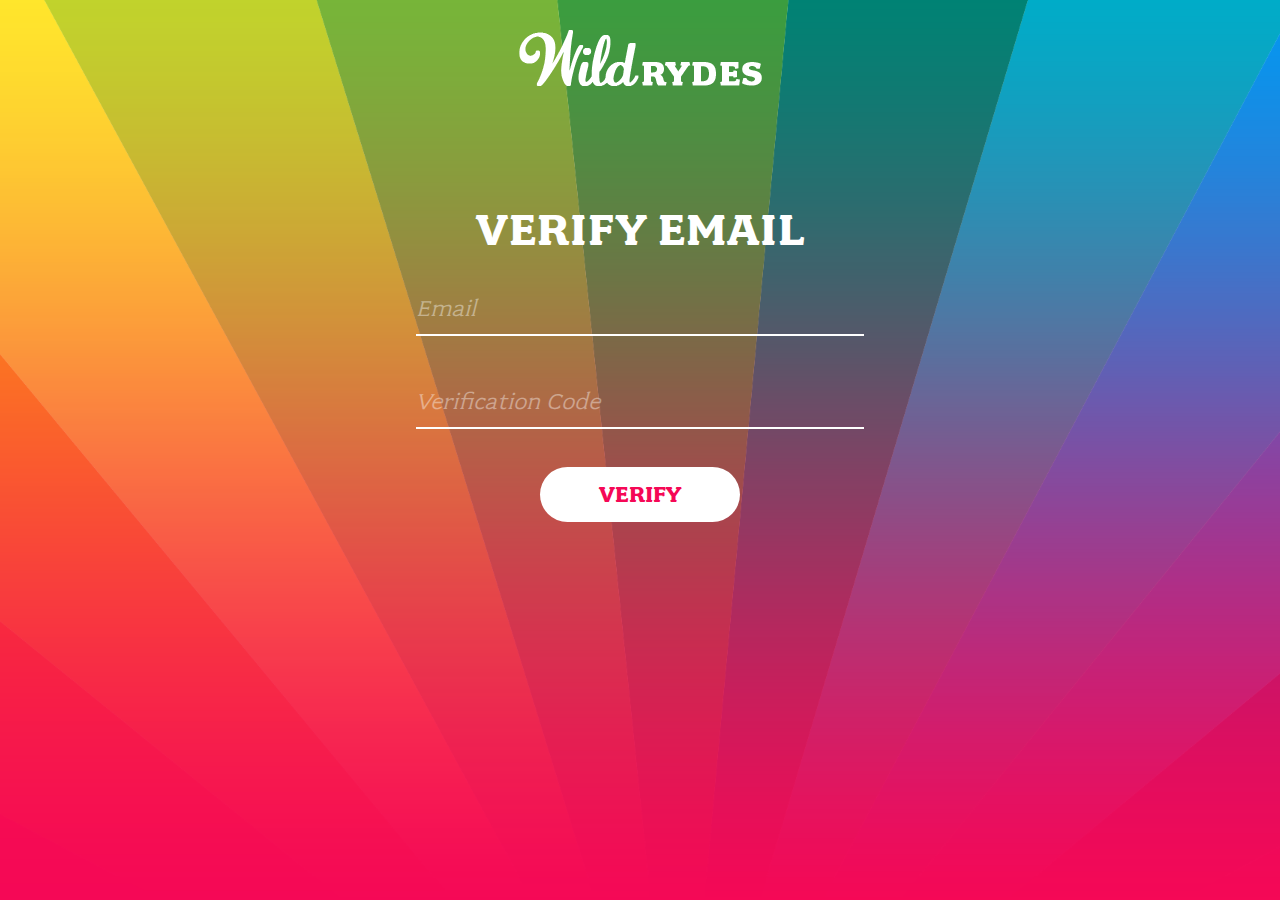
<file: verify.html>
<!DOCTYPE html>
<!--[if lt IE 7]>      <html class="no-js lt-ie9 lt-ie8 lt-ie7"> <![endif]-->
<!--[if IE 7]>         <html class="no-js lt-ie9 lt-ie8"> <![endif]-->
<!--[if IE 8]>         <html class="no-js lt-ie9"> <![endif]-->
<!--[if gt IE 8]><!--> <html class="no-js"> <!--<![endif]-->
    <head>
        <meta charset="utf-8">
        <meta http-equiv="X-UA-Compatible" content="IE=edge,chrome=1">
        <title></title>
        <meta name="description" content="">
        <meta name="viewport" content="width=device-width">

        <!-- Place favicon.ico and apple-touch-icon.png in the root directory -->

        <link rel="stylesheet" href="css/font.css">
        <link rel="stylesheet" href="css/normalize.css">
        <link rel="stylesheet" href="css/index.css">
        <link rel="stylesheet" href="/css/message.css">
    </head>
    <body>
        <!--[if lt IE 7]>
            <p class="chromeframe">You are using an <strong>outdated</strong> browser. Please <a href="http://browsehappy.com/">upgrade your browser</a> or <a href="http://www.google.com/chromeframe/?redirect=true">activate Google Chrome Frame</a> to improve your experience.</p>
        <![endif]-->

        <div id="noCognitoMessage" class="configMessage" style="display: none;">
            <div class="backdrop"></div>
            <div class="panel panel-default">
                <div class="panel-heading">
                    <h3 class="panel-title">No Cognito User Pool Configured</h3>
                </div>
                <div class="panel-body">
                    <p>There is no user pool configured in <a href="/js/config.js">/js/config.js</a>. You'll configure this in Module 2 of the workshop.</p>
                </div>
            </div>
        </div>

        <header>
          <img src="images/logo.png">
        </header>


        <section class="form-wrap">
            <h1>Verify Email</h1>
            <form id="verifyForm">
              <input type="email" id="emailInputVerify" placeholder="Email" required>
              <input type="text" id="codeInputVerify" placeholder="Verification Code" pattern=".*" required>

              <input type="submit" value="Verify">
            </form>
        </section>

        <script src="js/vendor/jquery-3.1.0.js"></script>
        <script src="js/vendor/bootstrap.min.js"></script>
        <script src="js/vendor/aws-cognito-sdk.min.js"></script>
        <script src="js/vendor/amazon-cognito-identity.min.js"></script>
        <script src="js/config.js"></script>
        <script src="js/cognito-auth.js"></script>
    </body>
</html>
</file>
<file: css/font.css>
@font-face {
    font-family: "fairplex-wide";
    font-style: normal;
    font-weight: 400;
    src: url("../fonts/fairplex-wide-n4.woff") format("woff2");
}
@font-face {
    font-family: "fairplex-wide";
    font-style: normal;
    font-weight: 700;
    src: url("../fonts/fairplex-wide-n7.woff") format("woff2");
}
</file>
<file: css/index.css>
/*
 * HTML5 Boilerplate
 *
 * What follows is the result of much research on cross-browser styling.
 * Credit left inline and big thanks to Nicolas Gallagher, Jonathan Neal,
 * Kroc Camen, and the H5BP dev community and team.
 */

/* ==========================================================================
   Base styles: opinionated defaults
   ========================================================================== */

html,
button,
input,
select,
textarea {
    color: #222;
}

body {
    font-size: 1em;
    line-height: 1.4;
}

/*
 * Remove text-shadow in selection highlight: h5bp.com/i
 * These selection declarations have to be separate.
 * Customize the background color to match your design.
 */

::-moz-selection {
    background: #b3d4fc;
    text-shadow: none;
}

::selection {
    background: #b3d4fc;
    text-shadow: none;
}

/*
 * A better looking default horizontal rule
 */

hr {
    display: block;
    height: 1px;
    border: 0;
    border-top: 1px solid #ccc;
    margin: 1em 0;
    padding: 0;
}

/*
 * Remove the gap between images and the bottom of their containers: h5bp.com/i/440
 */

img {
    vertical-align: middle;
}

/*
 * Remove default fieldset styles.
 */

fieldset {
    border: 0;
    margin: 0;
    padding: 0;
}

/*
 * Allow only vertical resizing of textareas.
 */

textarea {
    resize: vertical;
}

/* ==========================================================================
   Chrome Frame prompt
   ========================================================================== */

.chromeframe {
    margin: 0.2em 0;
    background: #ccc;
    color: #000;
    padding: 0.2em 0;
}

/* ==========================================================================
   Author's custom styles
   ========================================================================== */







/* Generic */

body{
  width: 100vw;
  height: 100vh;

  background-image: url(../images/background.png);
  background-size: cover;
  background-repeat: no-repeat;
  background-position: center bottom;

  font-family: "fairplex-wide";
  -webkit-font-smoothing: antialiased;
  -moz-osx-font-smoothing: grayscale;
}





/* Logo */


header{
  width: 100vw;
  padding: 30px 0 100px;
}

header img{
  margin: 0 auto;
  display: block;
}

@media screen and (max-width: 600px) {
  header{
    padding: 30px 0 0;
  }

  header img{
    width: 35%;
  }
}





/* Forms */

.form-wrap{
    width: 35%;
    margin: 0 auto;
}

.left-form{
  width: 47.5%;

  float: left;
}

.right-form{
  width: 47.5%;

  float: right;
}


@media screen and (max-width: 1200px) {
  .form-wrap{
    width: 90%;
  }
}


@media screen and (max-width: 600px) {
  .form-wrap{
    width: 90%;
  }

  .left-form{
    width: 100%;
  }

  .right-form{
    width: 100%;
  }
}


input[type=text], input[type=password], input[type=email] {
    width: 100%;
    padding: 12px 0;
    margin: 10px 0 30px;
    display: inline-block;
    border: none;
    border-bottom: 2px solid white;
    box-sizing: border-box;
    background: transparent;
    outline: none;

    font-family: "fairplex-wide";
    font-size: 24px;
    opacity: 1;
    color: white;
    font-weight: 400;

    -webkit-transition: border-bottom 0.4s ease-in-out;
    transition: border-bottom 0.4s ease-in-out;
}

input[type=text]:focus, input[type=password]:focus {
    border-bottom: 2px solid black;
}


input[type=text]:valid, input[type=password]:valid {
    border-bottom: 2px solid #f50856;
} /* This is a quick fix to get an authorization / valid entry state without using JS */

input[type=submit] {
    width: 200px;
    background-color: white;
    color: #f50856;
    padding: 14px 20px;
    margin: 8px auto 30px;
    border: none;
    border-radius: 40px;
    cursor: pointer;
    display: block;

    font-family: "fairplex-wide";
    font-size: 24px;
    opacity: 1;
    font-weight: 700;
    text-transform: uppercase;

    -webkit-transition: background-color 0.2s ease-in-out;
    transition: background-color 0.2s ease-in-out;
}

input[type=submit]:hover {
    background-color: #dddddd;
    color: #bb0642;
}


::-webkit-input-placeholder { /* Chrome */
  color: white;
  font-style: italic;
  opacity: .4;

  font-family: "fairplex-wide";
  color: white;
  font-weight: 400;
}
:-ms-input-placeholder { /* IE 10+ */
  color: white;
  font-style: italic;
  opacity: .4;
}
::-moz-placeholder { /* Firefox 19+ */
  color: white;
  opacity: .4;
  font-style: italic;
}
:-moz-placeholder { /* Firefox 4 - 18 */
  color: white;
  opacity: .4;
  font-style: italic;
}





/* Typography */

h1{
  color: white;
  font-size: 48px;
  font-weight: 700;
  letter-spacing: 1px;
  text-transform: uppercase;
  text-align: center;
  margin: 10px 0;
}


@media screen and (max-width: 1200px) {
  h1{
    margin: 60px 0 0;
    font-size: 35px;
  }
}
























/* ==========================================================================
   Helper classes
   ========================================================================== */

/*
 * Image replacement
 */

.ir {
    background-color: transparent;
    border: 0;
    overflow: hidden;
    /* IE 6/7 fallback */
    *text-indent: -9999px;
}

.ir:before {
    content: "";
    display: block;
    width: 0;
    height: 150%;
}

/*
 * Hide from both screenreaders and browsers: h5bp.com/u
 */

.hidden {
    display: none !important;
    visibility: hidden;
}

/*
 * Hide only visually, but have it available for screenreaders: h5bp.com/v
 */

.visuallyhidden {
    border: 0;
    clip: rect(0 0 0 0);
    height: 1px;
    margin: -1px;
    overflow: hidden;
    padding: 0;
    position: absolute;
    width: 1px;
}

/*
 * Extends the .visuallyhidden class to allow the element to be focusable
 * when navigated to via the keyboard: h5bp.com/p
 */

.visuallyhidden.focusable:active,
.visuallyhidden.focusable:focus {
    clip: auto;
    height: auto;
    margin: 0;
    overflow: visible;
    position: static;
    width: auto;
}

/*
 * Hide visually and from screenreaders, but maintain layout
 */

.invisible {
    visibility: hidden;
}

/*
 * Clearfix: contain floats
 *
 * For modern browsers
 * 1. The space content is one way to avoid an Opera bug when the
 *    `contenteditable` attribute is included anywhere else in the document.
 *    Otherwise it causes space to appear at the top and bottom of elements
 *    that receive the `clearfix` class.
 * 2. The use of `table` rather than `block` is only necessary if using
 *    `:before` to contain the top-margins of child elements.
 */

.clearfix:before,
.clearfix:after {
    content: " "; /* 1 */
    display: table; /* 2 */
}

.clearfix:after {
    clear: both;
}

/*
 * For IE 6/7 only
 * Include this rule to trigger hasLayout and contain floats.
 */

.clearfix {
    *zoom: 1;
}

/* ==========================================================================
   EXAMPLE Media Queries for Responsive Design.
   Theses examples override the primary ('mobile first') styles.
   Modify as content requires.
   ========================================================================== */

@media only screen and (min-width: 35em) {
    /* Style adjustments for viewports that meet the condition */
}

@media print,
       (-o-min-device-pixel-ratio: 5/4),
       (-webkit-min-device-pixel-ratio: 1.25),
       (min-resolution: 120dpi) {
    /* Style adjustments for high resolution devices */
}

/* ==========================================================================
   Print styles.
   Inlined to avoid required HTTP connection: h5bp.com/r
   ========================================================================== */

@media print {
    * {
        background: transparent !important;
        color: #000 !important; /* Black prints faster: h5bp.com/s */
        box-shadow: none !important;
        text-shadow: none !important;
    }

    a,
    a:visited {
        text-decoration: underline;
    }

    a[href]:after {
        content: " (" attr(href) ")";
    }

    abbr[title]:after {
        content: " (" attr(title) ")";
    }

    /*
     * Don't show links for images, or javascript/internal links
     */

    .ir a:after,
    a[href^="javascript:"]:after,
    a[href^="#"]:after {
        content: "";
    }

    pre,
    blockquote {
        border: 1px solid #999;
        page-break-inside: avoid;
    }

    thead {
        display: table-header-group; /* h5bp.com/t */
    }

    tr,
    img {
        page-break-inside: avoid;
    }

    img {
        max-width: 100% !important;
    }

    @page {
        margin: 0.5cm;
    }

    p,
    h2,
    h3 {
        orphans: 3;
        widows: 3;
    }

    h2,
    h3 {
        page-break-after: avoid;
    }
}
</file>
<file: css/message.css>
.panel-default {
    border-color: #dddddd;
}
.panel {
    background-color: #ffffff;
    border: 1px solid rgba(0, 0, 0, 0);
    border-radius: 4px;
    box-shadow: 0 1px 1px rgba(0, 0, 0, 0.05);
}

.panel-default > .panel-heading {
    background-color: #f5f5f5;
    border-color: #dddddd;
    color: #333333;
}
.panel-heading {
    border-bottom: 1px solid rgba(0, 0, 0, 0);
    border-top-left-radius: 3px;
    border-top-right-radius: 3px;
    padding: 10px 15px;
}

.panel-title {
    color: inherit;
    font-size: 16px;
    margin-bottom: 0;
    margin-top: 0;
}

.configMessage {
    width: 100%;
    height: 100%;
    text-align: center;
    background: transparent;
    position: absolute;
    z-index: 2000;
}

.configMessage .panel {
    margin: auto;
    width: 40%;
    top: 50%;
    position: relative;
    transform: translateY(-50%);
    -ms-transform: translateY(-50%);
    -moz-transform: translateY(-50%);
    -webkit-transform: translateY(-50%);
    -o-transform: translateY(-50%);
    z-index: 100;
}

.configMessage .panel-body {
    text-align: left;
}

.configMessage .backdrop {
    position: absolute;
    width: 100%;
    height: 100%;
    background: #fff;
    opacity: 0.6;
    z-index: 50;
}
</file>
<file: css/ride.css>
html, body, #main, #map {
    padding: 0;
    margin: 0;
    height: 100%;
    width: 100%;
}

.info {
    position: absolute;
    right: 10px;
    top: 10px;
    z-index: 100;
    width: 275px;
    background: transparent;
}

.info .panel-body {
    background: transparent;
}

#request {
    position: relative;
    background: #fcc1d4 none repeat scroll 0 0;
    color: #000;
    border-color: #000;
    border-radius: 5px;
    text-align: center;
    width: 135px;
}

#request:disabled {
    color: #999;
    border-color: #999;
}

#accountLink {
    background: inherit;
}

#updates {
    list-style: none;
    margin-top: 5px;
    padding: 0;
}

#updates li {
    margin: 3px 0;
    border: 1px solid #ccc;
    border-radius: 5px;
    background-color: #f7f7f7;
    padding: 5px;
}

.authToken {
    word-wrap: break-word;
    width: 100%;
}
</file>
